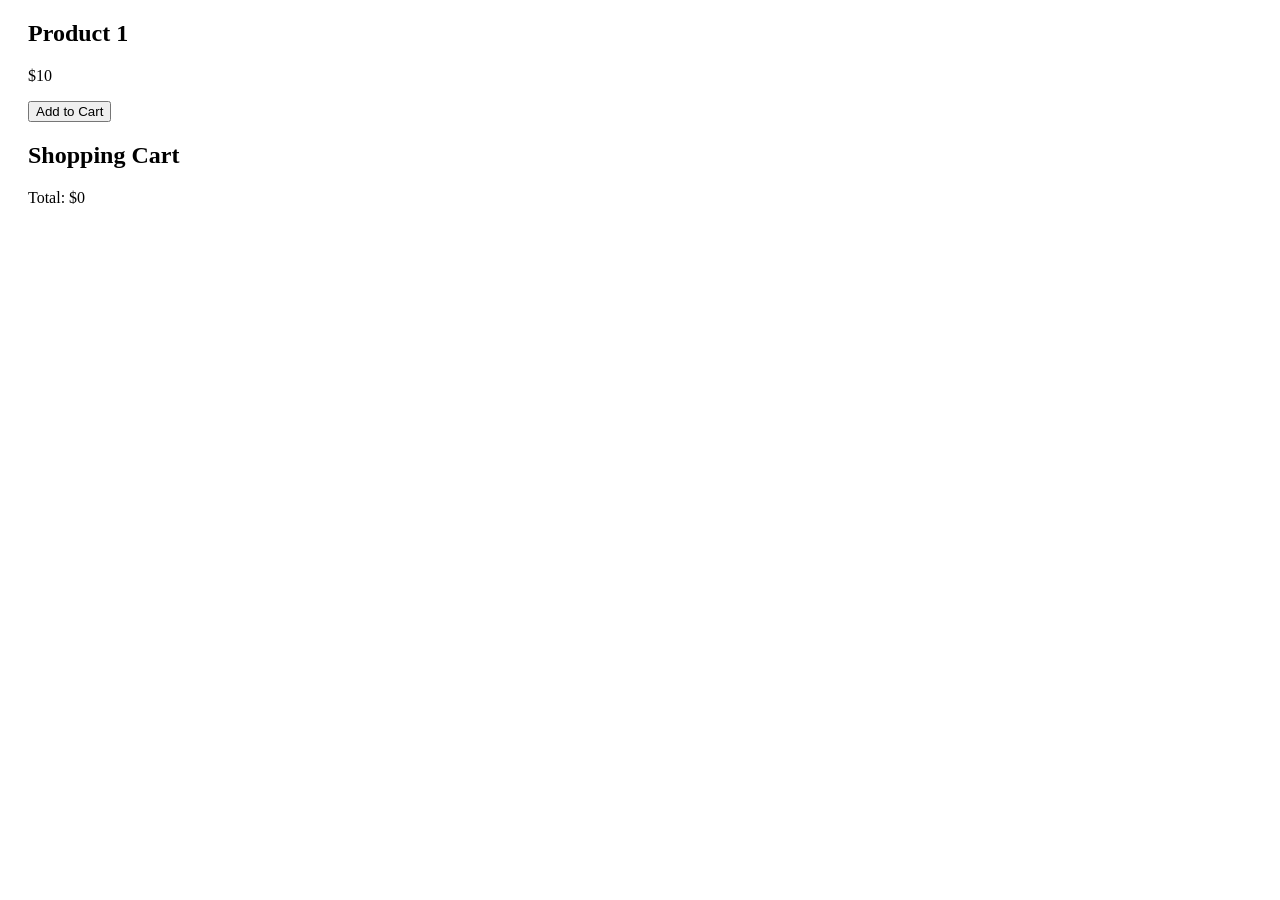
<file: cart.html>
<!DOCTYPE html>
<html lang="en">
<head>
    <meta charset="UTF-8">
    <meta name="viewport" content="width=device-width, initial-scale=1.0">
    <title>Shopping Cart</title>
    <link rel="stylesheet" href="cartstyle.css">
</head>
<body>
    <div class="products">
        <div class="product">
            <h2>Product 1</h2>
            <p>$10</p>
            <button onclick="addToCart('Product 1', 10)">Add to Cart</button>
        </div>
        <!-- Add more products as needed -->
    </div>
    <div class="cart">
        <h2>Shopping Cart</h2>
        <ul id="cart-items"></ul>
        <p>Total: $<span id="cart-total">0</span></p>
    </div>
    <script src="addtocart.js"></script>
</body>
</html>
</file>
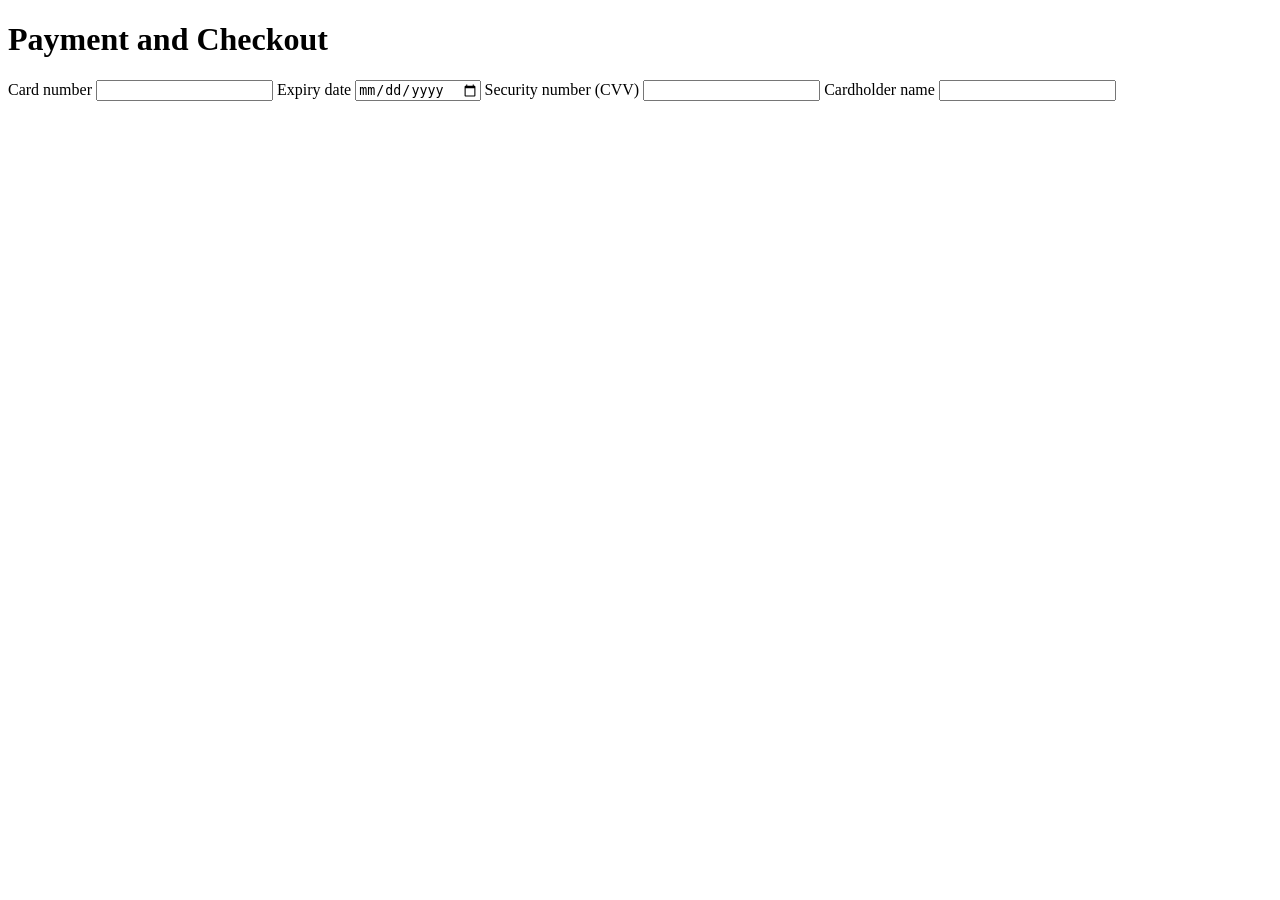
<file: checkout_page.html>
<!DOCTYPE html>
<html lang="en">
    <head>
        <meta charset="UTF-8">
        <meta name="viewport" content="width=device-width, initial-scale=1.0">
        <title>Payment and Checkout</title>
        <h1>Payment and Checkout</h1>
        <link rel="stylesheet" href="checkout.css">
    </head>
    <body>
        <form>
            <label for="Cnumber">Card number</label>
            <input type="text" id="Cnumber" name="Cnumber" maxlength="16">
            <label for="Expdate">Expiry date</label>
            <input type="date" id="Expdate" name="Expdate">
            <label for="CVC">Security number (CVV)</label>
            <input type="password" id="CVC" name="CVC" maxlength="3">
            <label for="Cholder">Cardholder name</label>
            <input type="text" id="Cholder" name="Cholder">
        </form>
    </body>
</html>
</file>
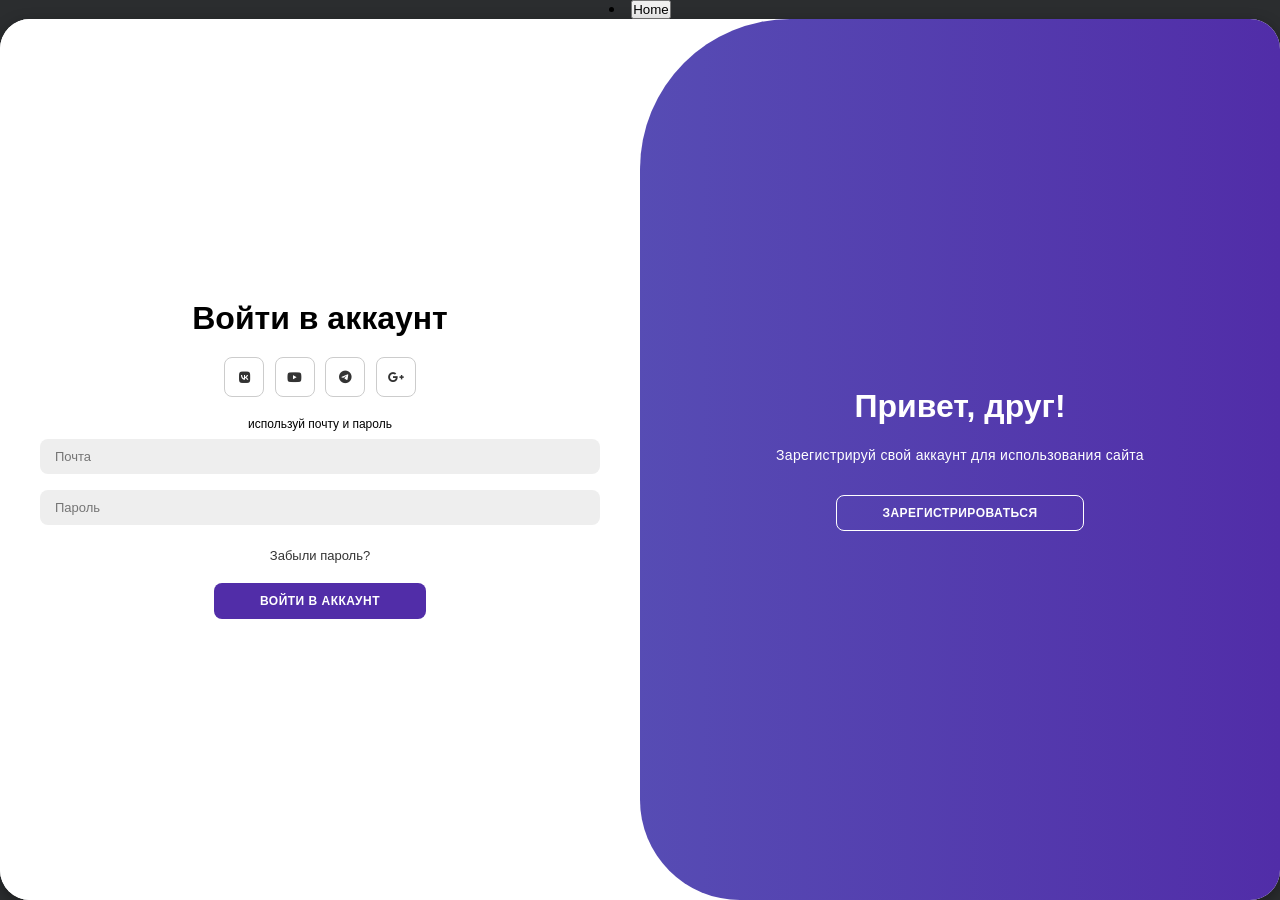
<file: login.html>
<li><a href="Untitled-2.html"> <button>Home  </button> </a></li> 

  </header>
    <meta charset="UTF-8">
    <meta name="viewport" content="width=device-width, initial-scale=1.0">
    <title>Форма регистрации</title>
    <link rel="stylesheet" href="styel.css">
    <link rel="stylesheet" href="backstyel.css"> 
    <link rel="stylesheet" href="https://cdnjs.cloudflare.com/ajax/libs/font-awesome/6.4.2/css/all.min.css">
</head>
<body>
    
    <div class="container" id="container">
        <div class="form-container sign-up">
            <form>
                <h1>Создать аккаунт</h1>
                <div class="social-icons">
                    <a href="" class="icon">
                        <i class="fa-brands fa-vk"></i>
                    </a>
                    <a href="" class="icon">
                        <i class="fa-brands fa-youtube"></i>
                    </a>
                    <a href="" class="icon">
                        <i class="fa-brands fa-telegram"></i>
                    </a>
                    <a href="" class="icon">
                        <i class="fa-brands fa-google-plus-g"></i>
                    </a>
                </div>
                <span>используй свою почту для регистрации</span>
                <input type="text" placeholder="Имя">
                <input type="email" placeholder="Почта">
                <input type="password" placeholder="Пароль">
                <button>Зарегистрироваться</button>
            </form>
        </div>
        <div class="form-container sign-in">
            <form>
                <h1>Войти в аккаунт</h1>
                <div class="social-icons">
                    <a href="" class="icon">
                        <i class="fa-brands fa-vk"></i>
                    </a>
                    <a href="" class="icon">
                        <i class="fa-brands fa-youtube"></i>
                    </a>
                    <a href="" class="icon">
                        <i class="fa-brands fa-telegram"></i>
                    </a>
                    <a href="" class="icon">
                        <i class="fa-brands fa-google-plus-g"></i>
                    </a>
                </div>
                <span>используй почту и пароль</span>
                <input type="email" placeholder="Почта">
                <input type="password" placeholder="Пароль">
                <a href="">Забыли пароль?</a>
                <button>Войти в аккаунт</button>
            </form>
        </div>

        <div class="toggle-container">
            <div class="toggle">
                <div class="toggle-panel toggle-left">
                    <h1>Добро пожаловать!</h1>
                    <p>Введите свои персональные данные для использования сайта</p>
                <button class="hidden" id="login">Войти в аккаунт</button>
                </div>
                <div class="toggle-panel toggle-right">
                    <h1>Привет, друг!</h1>
                    <p>Зарегистрируй свой аккаунт для использования сайта</p>
                    <button class="hidden" id="register">Зарегистрироваться</button>
                </div>
            </div>
        </div>
    </div>
    <script src="index.js"></script>
    
</body>
</file>
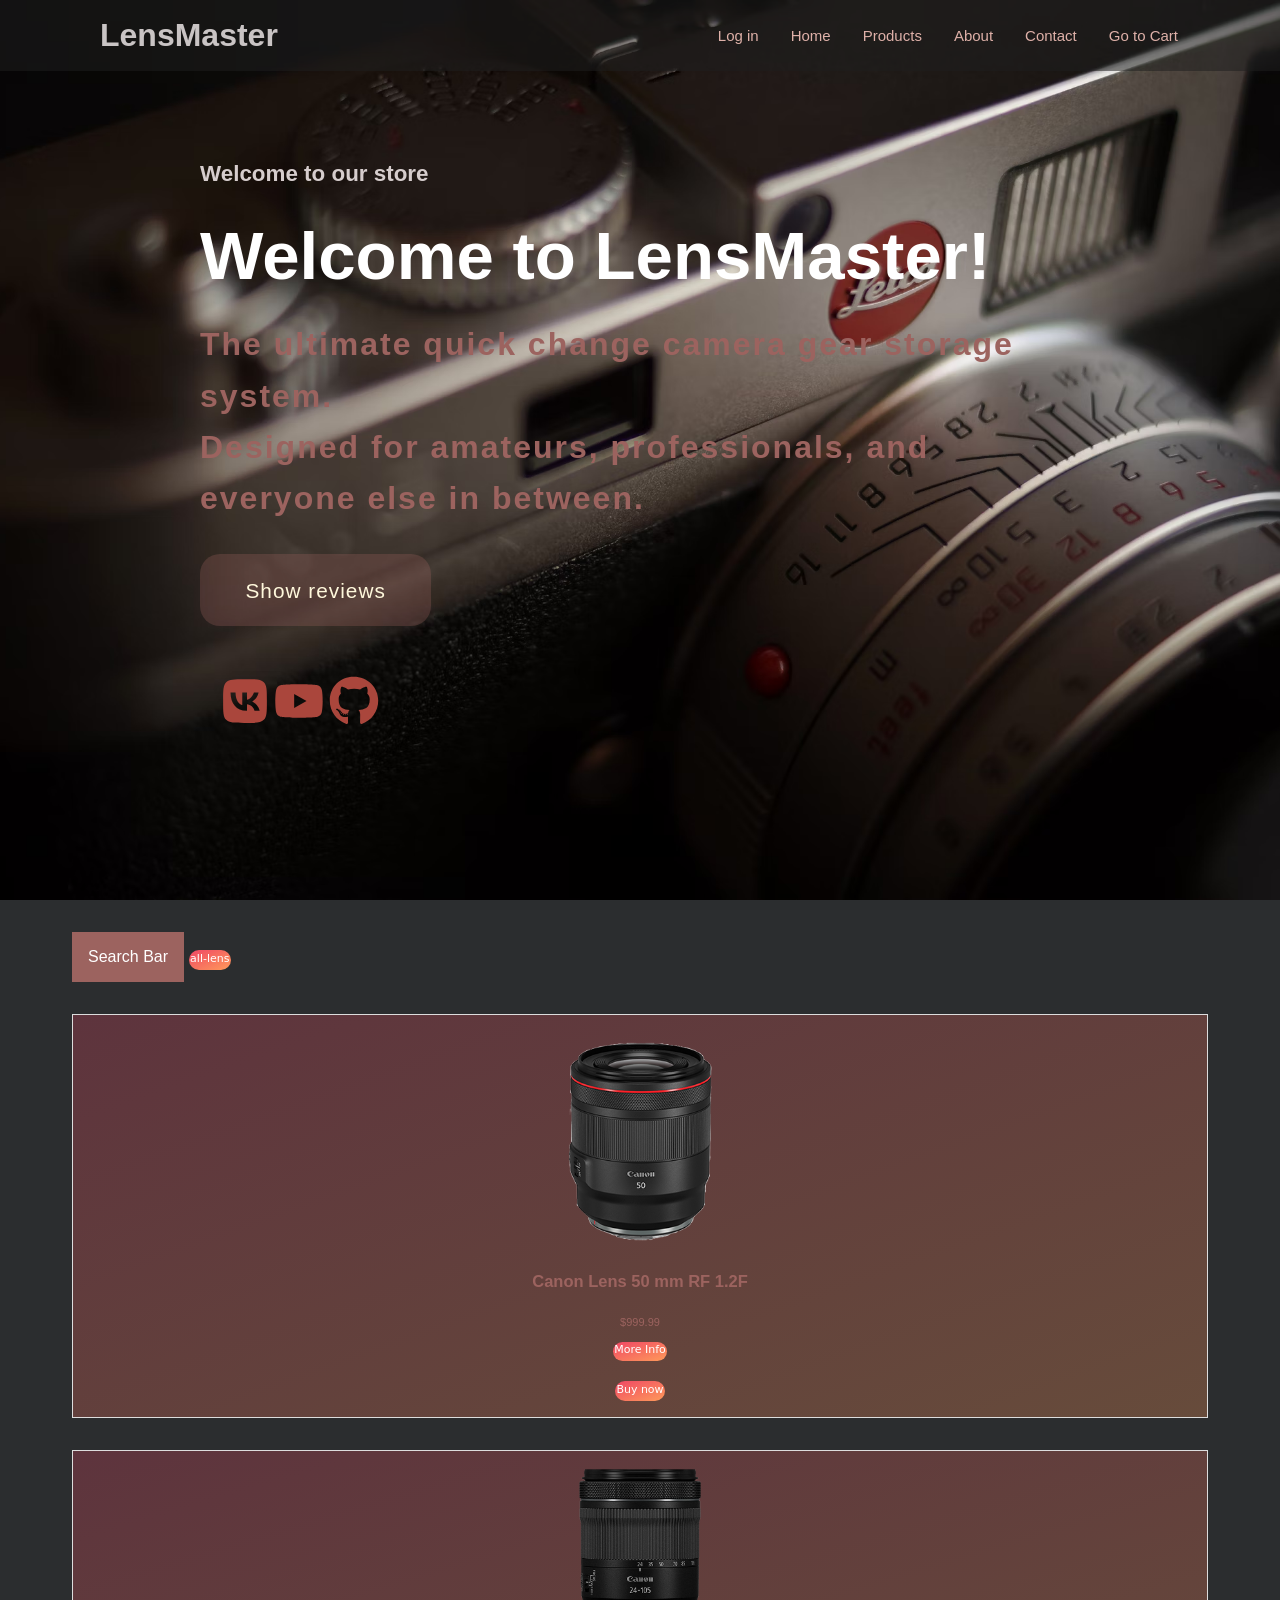
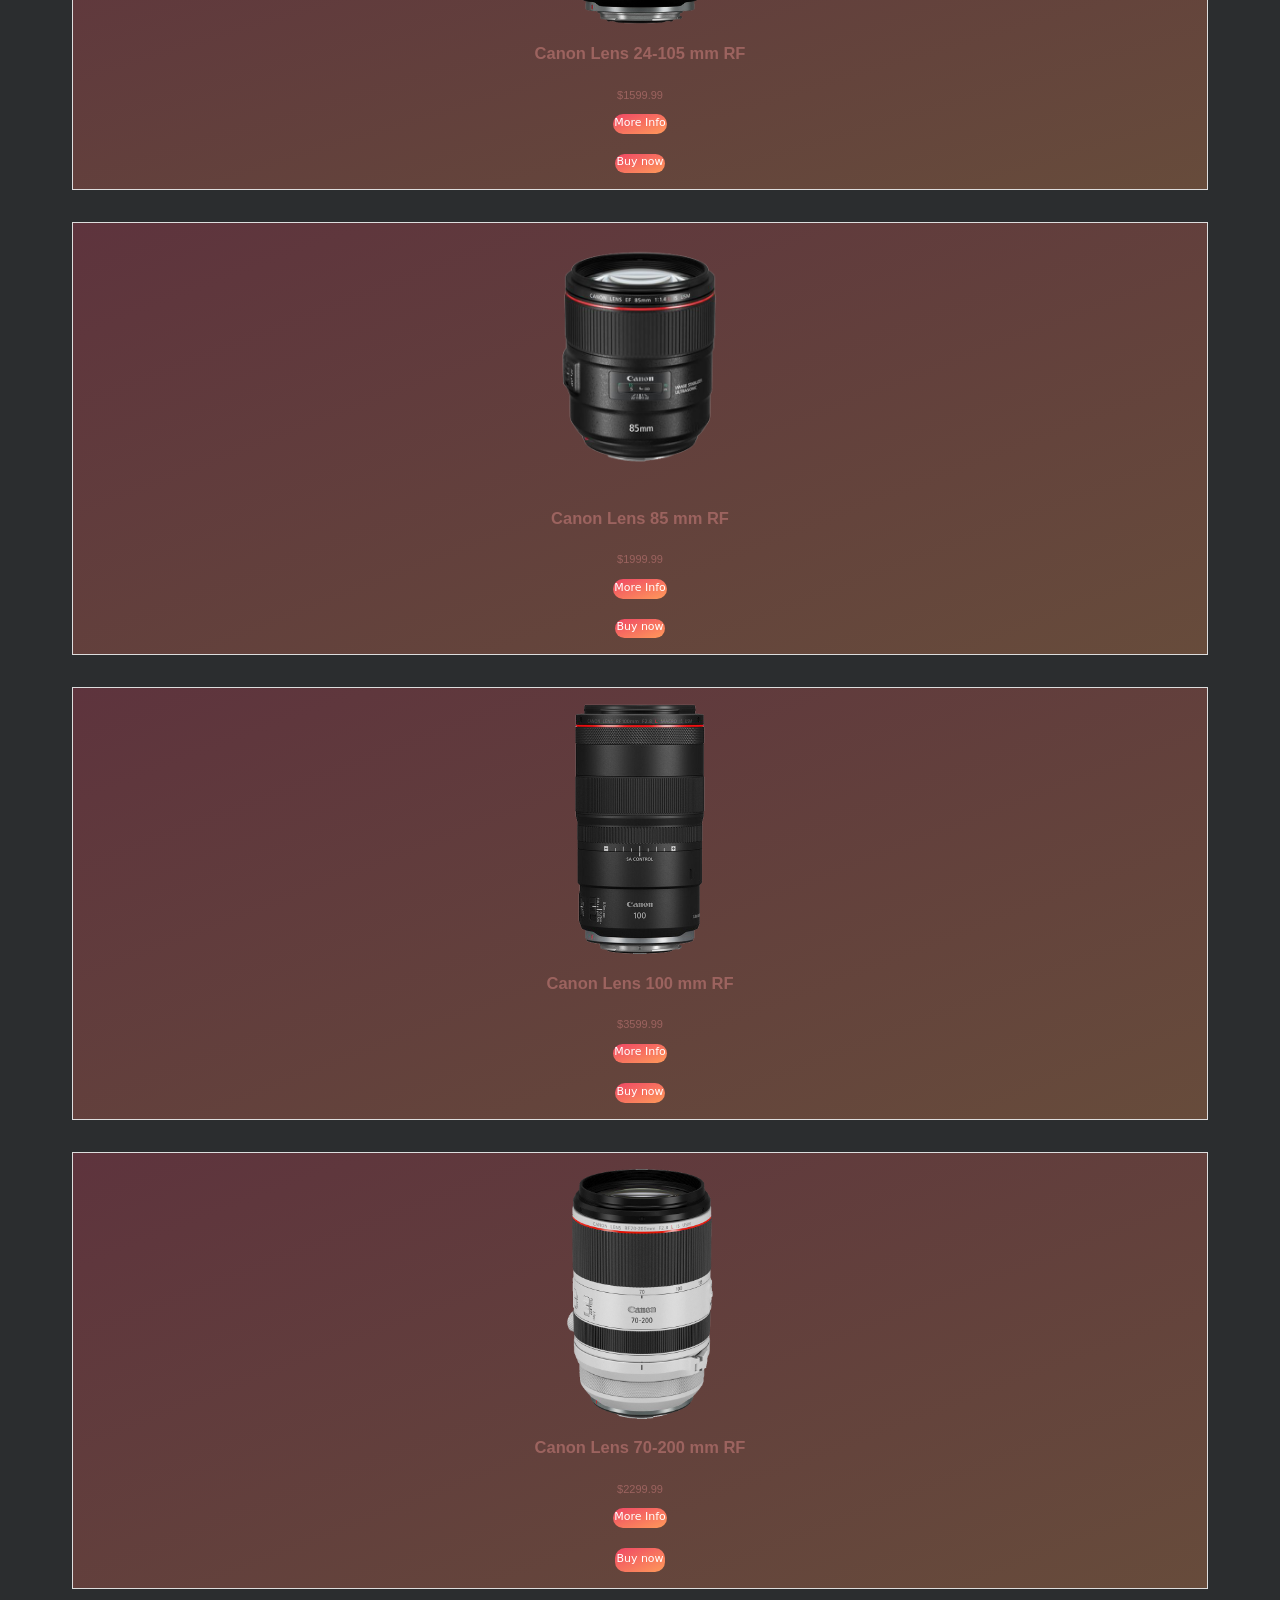
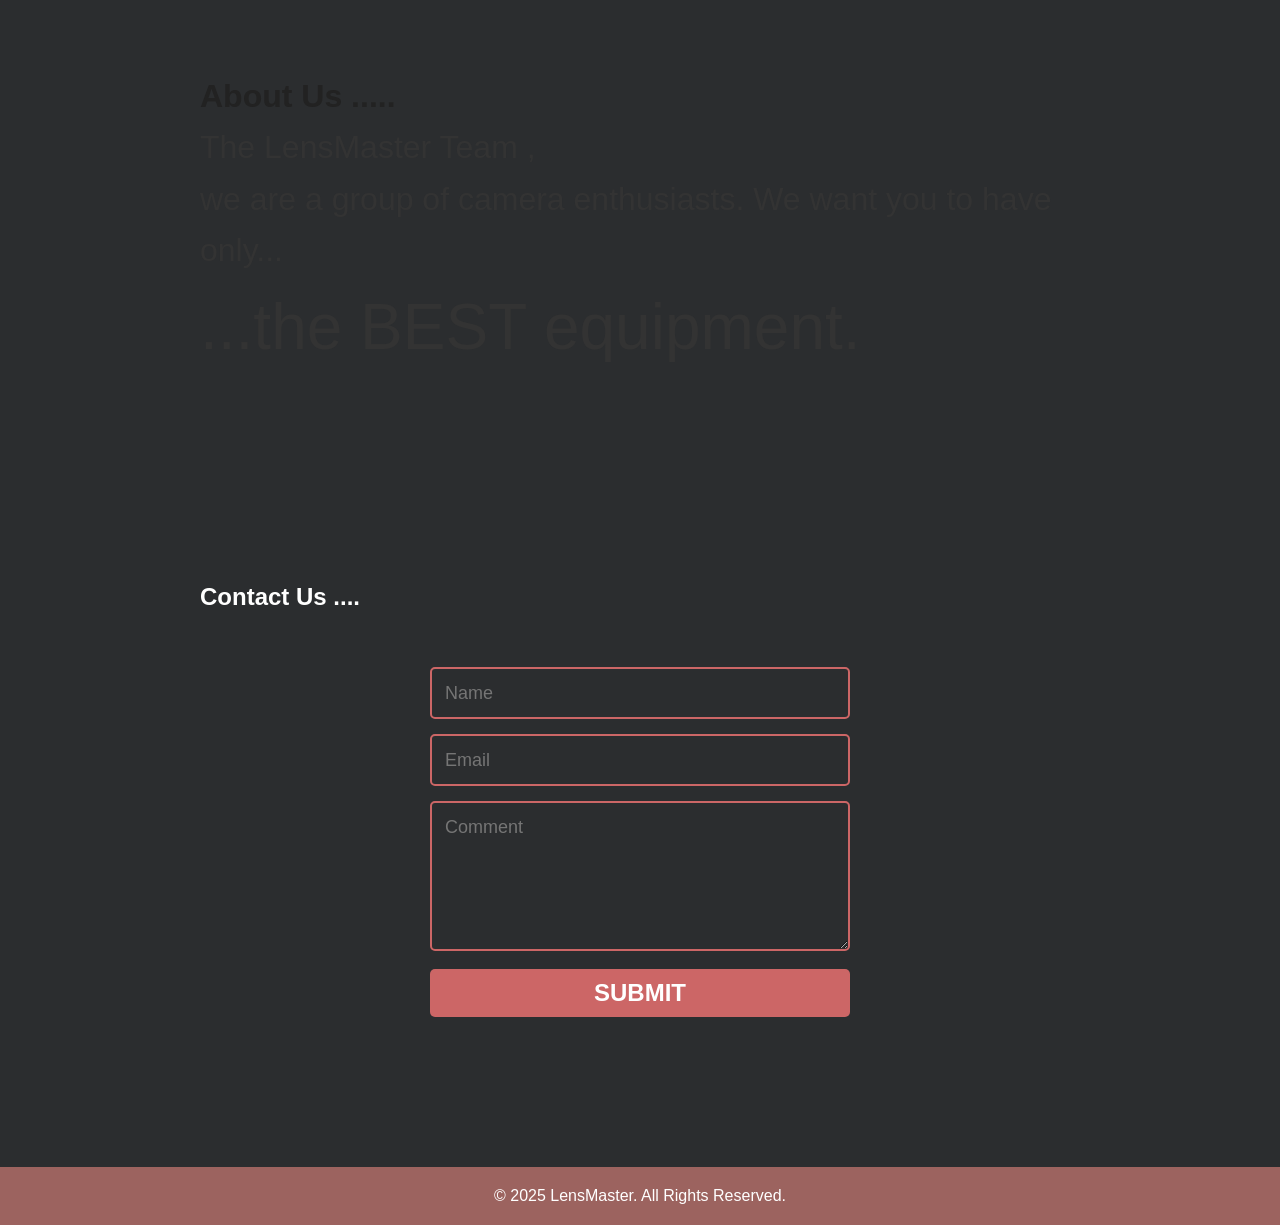
<file: Untitled-2.html>
<!DOCTYPE html>
<html lang="en">
<head>
  <meta charset="UTF-8">
  <meta name="viewport" content="width=device-width, initial-scale=1.0">
  <title>LensMaster - Camera Lenses</title>
  <link rel="stylesheet" href="styel2.css"> 
  <link rel="stylesheet" href="backstyel.css"> 
  <link rel="script" href="sql.sql">
  <link rel="script" href="bk.js">
  <link rel="script" href="all-lens.html">




  <style>
     * 
     
     {
      box-sizing: border-box;
      margin: 0;
      padding: 0;
    }
    

#results li {
  background-color: #f5f5f5;
  border: 1px solid #ddd;
  margin-top: -1px;
  padding: 12px;
  text-align: left;
}

#results li:hover {
  background-color: #ddd;
}
    
    body {
      font-family: Arial, sans-serif;
      line-height: 1.6;
      color: #333;
    }


    nav ul {
      list-style-type: none;
      display: flex;
    }

    nav ul li {
      margin-right: 1rem;
    }

    nav ul li a {
      color: #333;
      text-decoration: none;
      padding: 0.5rem;
      transition: background-color 0.3s ease;
    }

    nav ul li a:hover {
      background-color: #ddd;
    }

    main {
      max-width: 1200px;
      margin: auto;
      padding: 2rem;
    }

    h1 {
      color: #c9c4c4;
    }

    h2, h3{

      color: #222;
    }

    .hero {
      background-color: #007bff;
      color: #fff;
      padding: 5rem 0;
      text-align: center;
    }

    .hero h1 {
      font-size: 3rem;
    }

    .products {
      display: grid;
      grid-template-columns: repeat(auto-fit, minmax(250px, 1fr));
      grid-gap: 2rem;
      margin-top: 2rem;
    }

    .product {
      border: 1px solid #ddd;
      padding: 1rem;
      text-align: center;
      transition: transform 0.3s ease;
    }



    .product img {
      max-width: 100%;
      height: auto;
    }

    footer {
      background-color: #9c635f;
      padding: 1rem;
      text-align: center;
      color: white;
    }

    .right-align{
    text-align: right;
    text-align: right;
    }


    /* Dropdown Button */
.dropbtn {
  background-color: #9c635f;
  color: white;
  padding: 16px;
  font-size: 16px;
  border: none;
  cursor: pointer;
}

/* Dropdown button on hover & focus */
.dropbtn:hover, .dropbtn:focus {
  background-color: #893e39;
}

/* The search field */
#myInput {
  box-sizing: border-box;
  background-image: url('searchicon.png');
  background-position: 14px 12px;
  background-repeat: no-repeat;
  font-size: 16px;
  padding: 14px 20px 12px 45px;
  border: none;
  border-bottom: 1px solid #ddd;
}

/* The search field when it gets focus/clicked on */
#myInput:focus {outline: 3px solid #ddd;}

/* The container <div> - needed to position the dropdown content */
.dropdown {
  position: relative;
  display: inline-block;
}

/* Dropdown Content (Hidden by Default) */
.dropdown-content {
  display: none;
  position: absolute;
  background-color: #f6f6f6;
  min-width: 230px;
  border: 1px solid #ddd;
  z-index: 1;
}

/* Links inside the dropdown */
.dropdown-content a {
  color: black;
  padding: 12px 16px;
  text-decoration: none;
  display: block;
}

/* Change color of dropdown links on hover */
.dropdown-content a:hover {background-color: #f1f1f1}

/* Show the dropdown menu (use JS to add this class to the .dropdown-content container when the user clicks on the dropdown button) */
.show {display:block;}

    
  </style>
</head>
<!-- its for styel when the mouse come on the itam it will be move 

.product:hover {
  transform: scale(1.05);
} 
 -->

<body>
<div class="container">
  <div class="bubbles"></div>  
  <span style="--i:11";></span>
  <span style="--i:12";></span>
  <span style="--i:24";></span>
  <span style="--i:10";></span>
  <span style="--i:14";></span>
  <span style="--i:23";></span>
  <span style="--i:18";></span>
  <span style="--i:16";></span>
  <span style="--i:19";></span>
  <span style="--i:20";></span>
  <span style="--i:22";></span>
  <span style="--i:25";></span>
  <span style="--i:18";></span>
  <span style="--i:21";></span>
  <span style="--i:15";></span>
  <span style="--i:13";></span>
  <span style="--i:26";></span>
  <span style="--i:17";></span>
  <span style="--i:13";></span>
  <span style="--i:28";></span>
 
</div>


<header>
  <h1>LensMaster</h1>
  <nav class="bar" >
    <ul>
      <a href="login.html">Log in</a>
      <a href="#Untitled-2.html">Home</a> 
      <a href="#products">Products</a>
      <a href="#about">About</a>
      <a href="#contact">Contact</a>
      <a href="cart.html">Go to Cart</a>
      
          <script>
            function myFunction() {
      document.getElementById("myDropdown").classList.toggle("show");
}

function myFunction2() {
      document.getElementById("myDropdown").classList.toggle("show");
}

function filterFunction() {
  var input, filter, ul, li, a, i;
  input = document.getElementById("myInput");
  filter = input.value.toUpperCase();
  div = document.getElementById("myDropdown");
  a = div.getElementsByTagName("a");
  for (i = 0; i < a.length; i++) {
    txtValue = a[i].textContent || a[i].innerText;
    if (txtValue.toUpperCase().indexOf(filter) > -1) {
      a[i].style.display = "";
    } else {
      a[i].style.display = "none";
    }
  }
}

const rangeInput = document.querySelectorAll(".range-input input"),
  priceInput = document.querySelectorAll(".price-input input"),
  range = document.querySelector(".slider .progress");
let priceGap = 1000;

priceInput.forEach((input) => {
  input.addEventListener("input", (e) => {
    let minPrice = parseInt(priceInput[0].value),
      maxPrice = parseInt(priceInput[1].value);

    if (maxPrice - minPrice >= priceGap && maxPrice <= rangeInput[1].max) {
      if (e.target.className === "input-min") {
        rangeInput[0].value = minPrice;
        range.style.left = (minPrice / rangeInput[0].max) * 100 + "%";
      } else {
        rangeInput[1].value = maxPrice;
        range.style.right = 100 - (maxPrice / rangeInput[1].max) * 100 + "%";
      }
    }
  });
});

rangeInput.forEach((input) => {
  input.addEventListener("input", (e) => {
    let minVal = parseInt(rangeInput[0].value),
      maxVal = parseInt(rangeInput[1].value);

    if (maxVal - minVal < priceGap) {
      if (e.target.className === "range-min") {
        rangeInput[0].value = maxVal - priceGap;
      } else {
        rangeInput[1].value = minVal + priceGap;
      }
    } else {
      priceInput[0].value = minVal;
      priceInput[1].value = maxVal;
      range.style.left = (minVal / rangeInput[0].max) * 100 + "%";
      range.style.right = 100 - (maxVal / rangeInput[1].max) * 100 + "%";
    }
  });
});

          </script> 

    </ul>
  </nav>
</header>
 


  <section class="main">
    <div>
      <h2>Welcome to our store <br> <span> Welcome to LensMaster! </span> </h2>
      <h3>The ultimate quick change camera gear storage system.<br> Designed for amateurs, professionals, and everyone else in between.</h3>
      <a href="reviews.html" class="main-btn">Show reviews</a>
        <div class="social-icons"> 
            <a href="https://vk.com/canon.russia" target="_blank"> <img src="vk-brands-solid.svg" alt="" width="50" height="50" ></i></a>
            <a href="https://www.youtube.com/@CanonEurope" target="_blank"> <img src="youtube-brands-solid.svg" alt="" width="50" height="50"></i></a>
            <a href="https://github.com/RAED963F/web" target="_blank"> <img src="github-brands-solid.svg" alt="" width="50" height="50"></i></a>
       </div> 

  </section>


<main>
    
  <!-- <section id="home" class="hero">
    <h1>Welcome to LensMaster!</h1>
    <p>Discover our exclusive collection of camera lenses.</p>
  </section> --> 



  <div class="dropdown">
    <button onclick="myFunction()" class="dropbtn">Search Bar</button>
    <div id="myDropdown" class="dropdown-content">
      <input type="text" placeholder="Search product..." id="myInput" onkeyup = "filterFunction()">
      <a href="lens100.html">Canon Lens 100 mm RF</a>
      <a href="lens50.html">Canon Lens 50 mm RF</a>
      <a href="lens24105.html">Canon Lens 24-105 mm RF</a>
      <a href="lens70_200.html">Canon Lens 70-200 mm RF</a>
      <a href="lens85.html">Canon Lens 85 mm RF</a>
    </div>
  </div>



<!-- Control buttons -->

<a href="all-lens.html" >
  <button class="but1">all-lens  <link rel="More Info" href="buttton.css">
  </button>
<p>
</a>
 


<!-- The filterable elements. Note that some have multiple class names (this can be used if they belong to multiple categories) -->
<div class="container">
  <a class="filterDiv cars" href="lens50.html" >50mm </a> 
   <a class="filterDiv cars" href="lens24105.html" >24-105mm</a>
    <a class="filterDiv cars" href="lens100.html">100mm</a>
    <a class="filterDiv cars" href="lens85.html" >85mm</a>
    <a class="filterDiv cars" href="lens70_200.html" >70-200mm</a>

</div>   




 

  <section id="products" class="products">
    
    <div class="product">
      <div class="imglaight"></div>
      <img class="imgzoom" src="50mm.png" alt="canon lens 50 mm RF 1.2F" width="250" height="250"> 
      <h2>Canon Lens 50 mm RF 1.2F</h2>
      <p>$999.99</p>
      <a href="lens50.html" >
        <button class="but1">More Info <link rel="More Info" href="buttton.css">
        </button>
      <p>
      </a>
      <a href="https://photostylee.ru/product/obektiv-canon-rf-50mm-f-1-2l-usm/?srsltid=AfmBOopfrHPUdbpOsZPHkI5KGBwFRX4C0wcD4QWGr8sOYYecCTgIICyvuGE#" target="_blank">
      <button class="but1">Buy now <link rel="Add to Cart" href=" buttton.css "></button>
    </a>
    </div>

   <!-- Add more products here

     -->
</section>

    <section id="products" class="products">
        <div class="product">
          <img class="imgzoom" src="24-105.png" alt="canon lens 24-105 mm RF" width="250" height="250"> 
          <h2>Canon Lens 24-105 mm RF</h2>
          <p>$1599.99</p>
          <a href="lens24105.html" >
          <button class="but1">More Info <link rel="More Info" href="buttton.css">
          </button>
        <p>
        </a>
        <a href="https://photostylee.ru/product/obektiv-canon-rf-24-105mm-f-4l-is-usm/?srsltid=AfmBOop1XJyNkA2QWZBuJV1x8kxKxt1v8sKCa6immjVbjnOaxAqk9IiTuiE" target="_blank">
          <button class="but1" >Buy now <link rel="Add to Cart" href="buttton.css"></button>
        </a>
        </div>

    <!-- Add more products here -->
  </section>

  <section id="products" class="products">
    <div class="product">
      <img class="imgzoom" src="85.png" alt="canon lens 85 mm RF" width="250" height="250"> 
      <h2>Canon Lens 85 mm RF</h2>
      <p>$1999.99</p>
      <a href="lens85.html" >
      <button class="but1">More Info <link rel="More Info" href="buttton.css">
      </button>
    <p>
    </a>
    <a href="https://photostylee.ru/product/obektiv-canon-rf-85mm-f-2-macro-is-stm/?srsltid=AfmBOooHwq06j7ZhJXfMJ8SyU05aNdhF1hguqMhQl5uhiunGITsF6TpP0Nw" target="_blank">
      <button class="but1">Buy now <link rel="Add to Cart" href="buttton.css"></button>
    </a>
    </div>

<!-- Add more products here -->
</section>

<section id="products" class="products">
    <div class="product">
      <img class="imgzoom" src="100.png" alt="canon lens 100 mm RF" width="250" height="250"> 
      <h2>Canon Lens 100 mm RF</h2>
      <p>$3599.99</p>
      <a href="lens100.html" >
      <button class="but1">More Info <link rel="More Info" href="buttton.css">
      </button>
    <p>
    </a>
    <a href="https://photostylee.ru/product/obektiv-canon-rf-100mm-f-2-8l-macro-is-usm/?srsltid=AfmBOopgbynhSSWSDaGv-fhi38Zc_LUIcWH4JOwT_oMw3RiqKQbl33llTF0" target="_blank">
      <button class="but1" >Buy now <link rel="Add to Cart" href="buttton.css"></button>
    </a>
  </div>

<!-- Add more products here -->
</section>

<section id="products" class="products">
    <div class="product">
      <img class="imgzoom" src="70-200.png" alt="canon lens 70-200 mm RF" width="250" height="250"> 
      <h2>Canon Lens 70-200 mm RF</h2>
      <p>$2299.99</p>
      <a href="lens70_200.html" >
      <button class="but1">More Info <link rel="More Info" href="buttton.css">
      </button>
    <p>
    </a>
    <a href="https://photostylee.ru/product/obektiv-canon-rf-70-200mm-f-2-8l-is-usm/?srsltid=AfmBOorQgNL5XY1Sa-wSDDSLhCuBBga81kSpVUPg0bkpZVV0lZyRj5KWo_c" target="_blank">
      <butto class="but1">Buy now <link rel="Add to Cart" href="buttton.css"></button>
      </a>
    </div>

<!-- Add more products here -->
</section>

</main>

 <section id="about" class="about1">
    <h2>About Us .....</h2>
    <p>The LensMaster Team ,<br>we are a group of camera enthusiasts. We want you to have only...<br> <div class="text-p-about"> ...the BEST equipment. </div> </p>
  </section>

  <section id="contact">
    <h2 class="contact-h2">Contact Us ....</h2>
    <form>      
      <input name="name" type="text" class="feedback-input" placeholder="Name" />   
      <input name="email" type="text" class="feedback-input" placeholder="Email" />
      <textarea name="text" class="feedback-input" placeholder="Comment"></textarea>
      <input type="submit" value="SUBMIT"/>
    </form>
  </section>
<footer>
  <div class="footer-1"> 
    &copy; 2025 LensMaster. All Rights Reserved.
  </div>
</footer>

<script>
  const navLinks = document.querySelectorAll('nav ul  a');

  navLinks.forEach(link => {
    link.addEventListener('click', (e) => {
      e.preventDefault();
      const target = document.querySelector(e.target.getAttribute('href'));
      target.scrollIntoView({ behavior: 'smooth' });
    });
  });
</script>

</body>
</html>
</file>
<file: cartstyle.css>
.products, .cart {
    margin: 20px;
}
.product, .cart-item {
    margin-bottom: 10px;
}
</file>
<file: checkout.css>
header {
    background-color: rgba(32, 32, 32, 0.527);
    width: 100%;
    position: fixed;
    z-index: 999;
    display: flex;
    justify-content: space-between;
    align-items: center;
    padding: 10px 100px;

}
</file>
<file: styel.css>
*{
    margin: 0;
    padding: 0;
    box-sizing: border-box;
    font-family: Arial, Helvetica, sans-serif;
}
body{
    background-color: #cd81ff;
    background: linear-gradient(to right, #e2e2e2, #c9d6ff);
    display: flex;
    align-items: center;
    justify-content: center;
    flex-direction: column;
    height: 100vh;
}

.container{
    background-color: #fff;
    border-radius: 30px;
    box-shadow: 0 5px 15px rgba(0, 0, 0, 0.35);
    position: relative;
    overflow: hidden;
    width: 768px;
    max-width: 100%;
    min-height: 480px;
}
.container p{
    font-size: 14px;
    line-height: 20px;
    letter-spacing: 0.3px;
    margin: 20px 0;
}
.container span{
    font-size: 12px;
}
.container a{
    color: #333;
    font-size: 13px;
    text-decoration: none;
    margin: 15px 0 10px;
}
.container button{
    background-color: #512da8;
    color: #fff;
    font-size: 12px;
    padding: 10px 45px;
    border: 1px solid transparent;
    border-radius: 8px;
    font-weight: 600;
    letter-spacing: 0.5px;
    text-transform: uppercase;
    margin-top: 10px;
    cursor: pointer;
}

.container button.hidden{
    background-color: transparent;
    border-color: #fff;
}
.container form{
    background-color: #fff;
    display: flex;
    align-items: center;
    justify-content: center;
    flex-direction: column;
    padding: 0 40px;
    height: 100%;
}
.container input{
    background-color: #eee;
    border: none;
    margin: 8px 0;
    padding: 10px 15px;
    font-size: 13px;
    border-radius: 8px;
    width: 100%;
    outline: none;
}
.form-container{
    position: absolute;
    top: 0;
    height: 100%;
    transition: all 0.6s ease-in-out;
}
.sign-in{
    left: 0;
    width: 50%;
    z-index: 2;
}
.container.active .sign-in{
    transform: translateX(100%);
}
.sign-up{
    left: 0;
    width: 50%;
    opacity: 0;
    z-index: 1;
}
.container.active .sign-up{
    transform: translateX(100%);
    opacity: 1;
    z-index: 5;
    animation: move 0.6s;
}

@keyframes move{
    0%, 49.99%{
        opacity: 0;
        z-index: 1;
    }
    50%, 100%{
        opacity: 1;
        z-index: 5;
    }
}
.social-icons{
    margin: 20px 0;
}

.social-icons a{
    border: 1px solid #ccc;
    border-radius: 20%;
    display: inline-flex;
    justify-content: center;
    align-items: center;
    margin: 0 3px;
    width: 40px;
    height: 40px;

}

.toggle-container{
    position: absolute;
    top: 0;
    left: 50%;
    width: 50%;
    height: 100%;
    overflow: hidden;
    transition: all 0.6s ease-in-out;
    border-radius: 150px 0 0 100px;
    z-index: 1000;
}

.container.active .toggle-container{
    transform: translateX(-100%);
    border-radius: 0 150px 100px 0;
}
.toggle{
    background-color: #512da8;
    height: 100%;
    background: linear-gradient(to right, #5c6bc0, #512da8);
    color: #fff;
    position: relative;
    left: -100%;
    height: 100%;
    width: 200%;
    transform: translateX(0);
    transition: all 0.6s ease-in-out;
}

.container.active .toggle{
    transform: translateX(50%);
}

.toggle-panel{
    position: absolute;
    width: 50%;
    height: 100%;
    display: flex;
    align-items: center;
    justify-content: center;
    flex-direction: column;
    padding: 0 30px;
    text-align: center;
    top: 0;
    transform: translateX(0);
    transition: all 0.6s ease-in-out;
}
.toggle-left{
    transform: translateX(-200%);
}
.container.active .toggle-left{
    transform: translateX(0);
}

.toggle-right{
    right: 0;
    transform: translateX(0);
}
.container.active .toggle-right{
    transform: translateX(200%);
}

div li {
    color: #5c6bc0;

}
</file>
<file: backstyel.css>
*
{
    margin: 0;
    padding: 0;
    box-sizing: border-box;
}

body{
    min-height: 100vh;
    background: #0c0e11de;
    

}
.container {
    position: relative;
    width: 100%;
    height: 100%;
    overflow: hidden;
}
.bubbles{
    position: relative;
    display: flex;

}
.bubbles span {
    display: inline-block;
    position: relative;
    width: 30px;
    height: 30px;
    background: #4fc3dc;
    margin: 0 4px;
    border-radius: 50%;
    box-shadow: 0 0 10xx #4fc3dc44,
    0 0 50px #4fc3dc,
    0 0 100px #4fc3dc;
    animation: animate 15s linear infinite;
    animation-duration: calc(125s / var(--i));
} 
.bubbles span:nth-child(even)
{
    background: #ff2d75;
    box-shadow: 0 0 10xx #4fc3dc44,
    0 0 50px #ff2d75,
    0 0 100px #ff2d75;
}
@keyframes animate
{
    0%
    {
        transform: translateY(100vh) scale(0);
    }
    100%
    {
        transform: translateY(-10vh) scale(1);
    }
}


body,
canvas {
  
  width: 100%;
  height: 100%;
  margin: 0;
  padding: 0;
}
</file>
<file: styel2.css>
header {
    background-color: rgba(32, 32, 32, 0.527);
    width: 100%;
    position: fixed;
    z-index: 999;
    display: flex;
    justify-content: space-between;
    align-items: center;
    padding: 10px 100px;

}


  
  #results li {
    background-color: #f5f5f5;
    border: 1px solid #ddd;
    margin-top: -1px;
    padding: 12px;
    text-align: left;
  }
  
  #results li:hover {
    background-color: #ddd;
  }

.bar ul a{

    text-decoration: none;
    color: rgb(223, 177, 169);
    font-size: 15px;
    font-weight: 300;
    padding: 1px 2px;
    display: flex;
    align-items: center;
    justify-content: space-between;
    padding-left: 30px;
}
.bar a:hover{
    color: rgb(214, 198, 198);
}


section{
    padding: 100px 200px; 
}

.main {
    width: 100%;
    min-height: 100vh;
    display: flex;
    align-items: center;
    background: url(bg4.jpeg);
    background-size: cover;
    background-position: center;
    background-attachment: fixed;
    
}

.main h2{

    color: rgb(214, 205, 205);
    font-size: 1.4em;
    font-weight: 500px;
}
.main h2 span{
    display: inline-block;
    margin-top: 10px;
    color: rgb(255, 255, 255);
    font-size: 3em;
    font-weight: 800px;

}

.main h3{
    color: #9c635f;
    font-size: 2em;
    font-weight: 700px;
    letter-spacing: 2px;
    margin-top: 10px;
    margin-bottom: 30px;

}
.social-icons  {

    padding: 10px 20px; 
    padding-top: 1.2em 1.2em;   

}

.main-btn{
    color: cornsilk;
    text-decoration: none;
    font-size: 1.3em;
    font-weight: 900px;
    justify-content: space-between;
    display: inline-block;
    padding: 0.9375em 2.1875em;
    letter-spacing: 1px;
    border-radius: 20px;
    margin-bottom: 40px;
    background-color: #9c635f49 ;
    transition: 0.7s ease ;
}
.main-btn:hover{
    background-color: #9c635f;
    transform: scale(1.1 );

}
.but1 {
    background: linear-gradient(to bottom right, #EF4765, #FF9A5A);
    border: 0;
    border-radius: 10px;
    color: #FFFFFF;
    cursor: pointer;
    display: inline-block;
    font-family: -apple-system,system-ui,"Segoe UI",Roboto,Helvetica,Arial,sans-serif;
    font-size: 11px;
    font-weight: 300;
    line-height: 1,8;
    outline: transparent;
    padding: 0.1rem;
    text-align: center;
    text-decoration: none;
    transition: box-shadow 1.2s ease-in-out;
    user-select: none;
    -webkit-user-select: none;
    touch-action: manipulation;
    white-space: nowrap;
    padding-bottom: 5px;
    align-items: center;
    justify-content: space-between;
    align-items: center;
    margin-top: 10px;
    transition: 0.7s ease;
}
.but1:hover{
    transform: scale(1.1);
}

.but1:not([disabled]):focus {
    box-shadow: 0 0 .25rem rgba(0, 0, 0, 0.5), -.125rem -.125rem 1rem rgba(239, 71, 101, 0.5), .125rem .125rem 1rem rgba(255, 154, 90, 0.5);
}

.button-62:not([disabled]):hover {
  box-shadow: 0 0 .25rem rgba(0, 0, 0, 0.5), -.125rem -.125rem 1rem rgba(239, 71, 101, 0.5), .125rem .125rem 1rem rgba(255, 154, 90, 0.5);
}

.products h2 {
    color: #9c635f;
    font-family: 'Franklin Gothic Medium', 'Arial Narrow', Arial, sans-serif;
    justify-content: space-between;
    align-items: center;
    padding: 10px 100px;
    
}

.products p {
    color: #9c635f;
    font-family: 'Franklin Gothic Medium', 'Arial Narrow', Arial, sans-serif;
    margin-top: 10px;
}

.products  {
    padding: 0;
    border: none;
    margin-top: 10px;
    flex-wrap: wrap;
    size-adjust: auto;
    box-sizing: border-box;
    background: linear-gradient(to bottom right, #ef476642, #ff995a48);
    border: 0;
    border-radius: 0px;
    color: #FFFFFF;
    cursor: pointer;
    display: inline-block;
    font-family: -apple-system,system-ui,"Segoe UI",Roboto,Helvetica,Arial,sans-serif;
    font-size: 11px;
    font-weight: 300;
    line-height: 1,8;
    outline: transparent;
    padding: 0;
    text-align: center;
    text-decoration: none;
    transition: box-shadow 1.2s ease-in-out;
    user-select: none;
    -webkit-user-select: none;
    touch-action: manipulation;
    white-space: nowrap;
    padding-bottom: 0px;
    align-items: center;
    justify-content: space-between;
    align-items: center;
    margin-top: 10px;
    transition: 0.7s ease;
    margin-bottom: 0;
    border: none;
    margin: 0;
    padding: 0;
}

.about1 {
    width: 100%;
    align-items: center;
    background-size: cover;
    background-position: center;
    background-attachment: fixed;
}
.imgzoom {
    transition: 0.7s ease;
    border: none;
    margin: 0;
    padding: 0;
}

.imgzoom:hover{
    transform: scale(1.1);
}

@import url(https://fonts.googleapis.com/css?family=Montserrat:400,700);

body { background:rgb(30,30,40); }
form { max-width:420px; margin:50px auto; }

.feedback-input {
  color:white;
  font-family: Helvetica, Arial, sans-serif;
  font-weight:500;
  font-size: 18px;
  border-radius: 5px;
  line-height: 22px;
  background-color: transparent;
  border:2px solid #CC6666;
  transition: all 0.3s;
  padding: 13px;
  margin-bottom: 15px;
  width:100%;
  box-sizing: border-box;
  outline:0;
}

.feedback-input:focus { border:2px solid #CC4949; }

textarea {
  height: 150px;
  line-height: 150%;
  resize:vertical;
}
 

[type="submit"] {
  font-family: 'Montserrat', Arial, Helvetica, sans-serif;
  width: 100%;
  background:#CC6666;
  border-radius:5px;
  border:0;
  cursor:pointer;
  color:white;
  font-size:24px;
  padding-top:10px;
  padding-bottom:10px;
  transition: all 0.3s;
  margin-top:-4px;
  font-weight:700;
}
[type="submit"]:hover { background:#CC4949; }

.contact-h2{

    color: #FFFFFF;
    font-family: 'Montserrat', Arial, Helvetica, sans-serif;

}

.about1{
    padding-top: 50px;
    display: inline-block;
    width: 100%;
    min-height: 50vh;
    align-items: center;
    background: url(about-bg.jpg);
    background-size: cover;
    background-position: center;
    background-attachment: fixed;
}
.about1 h2{
    font-size: 2.0em;
}
.about1 p{
    font-family: 'Montserrat', Arial, Helvetica, sans-serif;
    font-size: 2.0em;
}

.text-p-about{
    font-size: 4.0em;

}


.container {
    overflow: hidden;
  }
  
  .filterDiv {
    float: left;
    background-color: #2196F3;
    color: #ffffff;
    width: 100px;
    line-height: 100px;
    text-align: center;
    margin: 2px;
    display: none; /* Hidden by default */
  }
  
  /* The "show" class is added to the filtered elements */
  .show {
    display: block;
  }
  
  /* Style the buttons */
  .btn {
    border: none;
    outline: none;
    padding: 12px 16px;
    background-color: #f1f1f1;
    cursor: pointer;
  }
  
  /* Add a light grey background on mouse-over */
  .btn:hover {
    background-color: #ddd;
  }
  
  /* Add a dark background to the active button */
  .btn.active {
    background-color: #666;
    color: white;
  }


  .slidecontainer {
    width: 100%; /* Width of the outside container */
    color: #04AA6D;
  }
  
  /* The slider itself */
  .slider {
    -webkit-appearance: none;  /* Override default CSS styles */
    appearance: none;
    width: 100%; /* Full-width */
    height: 25px; /* Specified height */
    background: #d3d3d3; /* Grey background */
    outline: none; /* Remove outline */
    opacity: 0.7; /* Set transparency (for mouse-over effects on hover) */
    -webkit-transition: .2s; /* 0.2 seconds transition on hover */
    transition: opacity .2s;
  }
  
  /* Mouse-over effects */
  .slider:hover {
    opacity: 1; /* Fully shown on mouse-over */
  }
  
  /* The slider handle (use -webkit- (Chrome, Opera, Safari, Edge) and -moz- (Firefox) to override default look) */
  .slider::-webkit-slider-thumb {
    -webkit-appearance: none; /* Override default look */
    appearance: none;
    width: 25px; /* Set a specific slider handle width */
    height: 25px; /* Slider handle height */
    background: #04AA6D; /* Green background */
    cursor: pointer; /* Cursor on hover */
  }
  
  .slider::-moz-range-thumb {
    width: 25px; /* Set a specific slider handle width */
    height: 25px; /* Slider handle height */
    background: #04AA6D; /* Green background */
    cursor: pointer; /* Cursor on hover */
  }

/* Import Google Font - Poppins */
@import url("https://fonts.googleapis.com/css2?family=Poppins:wght@400;500;600;700&display=swap");
 
 

::selection {
  color: #fff;
  background: #17a2b8;
}
.wrapper {
  width: 400px;
  background: #fff;
  border-radius: 10px;
  padding: 20px 25px 40px;
  box-shadow: 0 12px 35px rgba(0, 0, 0, 0.1);
}
header h2 {
  font-size: 24px;
  font-weight: 600;
}
header p {
  margin-top: 5px;
  font-size: 16px;
}
.price-input {
  width: 100%;
  display: flex;
  margin: 30px 0 35px;
}
.price-input .field {
  display: flex;
  width: 100%;
  height: 45px;
  align-items: center;
}
.field input {
  width: 100%;
  height: 100%;
  outline: none;
  font-size: 19px;
  margin-left: 12px;
  border-radius: 5px;
  text-align: center;
  border: 1px solid #999;
}
input[type="number"]::-webkit-outer-spin-button,
input[type="number"]::-webkit-inner-spin-button {
  -webkit-appearance: none;
}
.price-input .separator {
  width: 130px;
  display: flex;
  font-size: 19px;
  align-items: center;
  justify-content: center;
}
.slider {
  height: 5px;
  position: relative;
  background: #ddd;
  border-radius: 5px;
}
.slider .progress {
  height: 100%;
  left: 25%;
  right: 25%;
  position: absolute;
  border-radius: 5px;
  background: #17a2b8;
}
.range-input {
  position: relative;
}
.range-input input {
  position: absolute;
  width: 100%;
  height: 5px;
  top: -5px;
  background: none;
  pointer-events: none;
 
input[type="range"]::-webkit-slider-thumb {
  height: 17px;
  width: 17px;
  border-radius: 50%;
  background: #17a2b8;
  pointer-events: auto;
  -webkit-appearance: none;
  box-shadow: 0 0 6px rgba(0, 0, 0, 0.05);
}
input[type="range"]::-moz-range-thumb {
  height: 17px;
  width: 17px;
  border: none;
  border-radius: 50%;
  background: #17a2b8;
  pointer-events: auto;
  -moz-appearance: none;
  box-shadow: 0 0 6px rgba(0, 0, 0, 0.05);
}

/* Support */
.support-box {
  top: 2rem;
  position: relative;
  bottom: 0;
  text-align: center;
  display: block;
}
.b-btn {
  color: white;
  text-decoration: none;
  font-weight: bold;
}
.b-btn.paypal i {
  color: blue;
}
.b-btn:hover {
  text-decoration: none;
  font-weight: bold;
}
.b-btn i {
  font-size: 20px;
  color: yellow;
  margin-top: 2rem;
}
</file>
<file: buttton.css>
.no {
    display: block
  }
</file>
